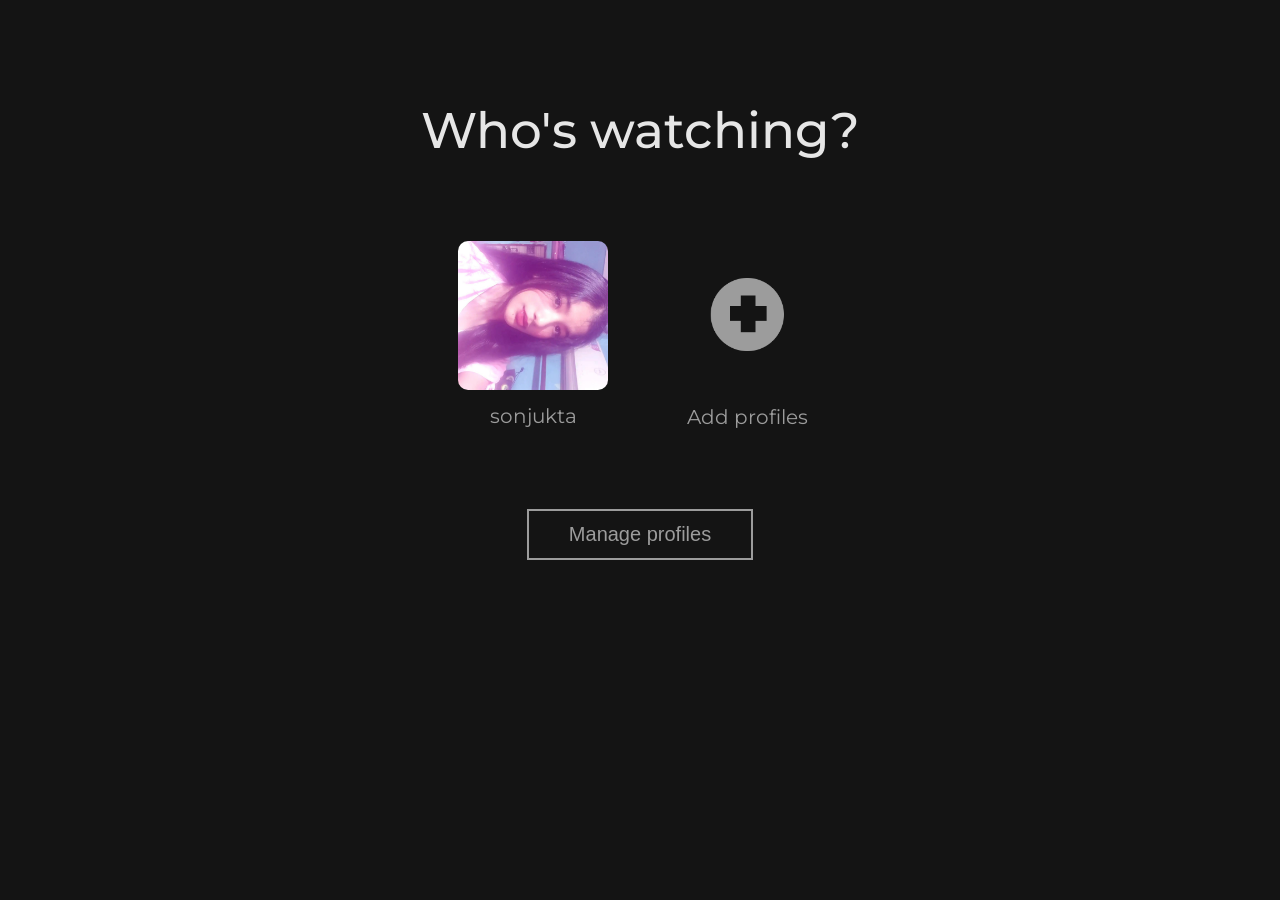
<file: index.html>
<!DOCTYPE html>
<html lang="pt-br">
<head>
    <meta charset="UTF-8">
    <meta http-equiv="X-UA-Compatible" content="IE=edge">
    <meta name="viewport" content="width=device-width, initial-scale=1.0">
    <title>Netflix</title>
    <link rel="shortcut icon" href="img/Logo-site.png">
    <link rel="stylesheet" href="style.css">
    <link rel="stylesheet" href="media.css">
    <link rel="preconnect" href="https://fonts.googleapis.com">
    <link rel="preconnect" href="https://fonts.gstatic.com" crossorigin>
    <link href="https://fonts.googleapis.com/css2?family=Montserrat:wght@100;200;300;400;500;600&display=swap" rel="stylesheet">
</head>
<body>
    <div class="celular__cabeca">
        <img src="img/Netflix_logo.png" alt="Netflix logo" class="celular__logo">
        <img src="img/Editar-perfil.png" alt="Manage Profiles" class="celular__edit">
    </div>

    <section class="escolha">
        <h1 class="escolha__texto">Who's watching?</h1>
        <ul class="escolha__perfil">
            <li class="escolha__lista">
                <a href="principal.html" class="perfil"><img src="img/Perfil.jpg" alt="Profile picture" class="perfil__foto"></a>
                <p class="perfil__texto">sonjukta</p>
            </li>

            <li class="escolha__lista">
                <img src="img/Mais-perfil.png" alt="Add profile" class="perfil__foto mais">
                <p class="perfil__texto">Add profiles</p>
            </li>
        </ul>
        <button class="botao">Manage profiles</button>
    </section>
</body>
</html>
</file>
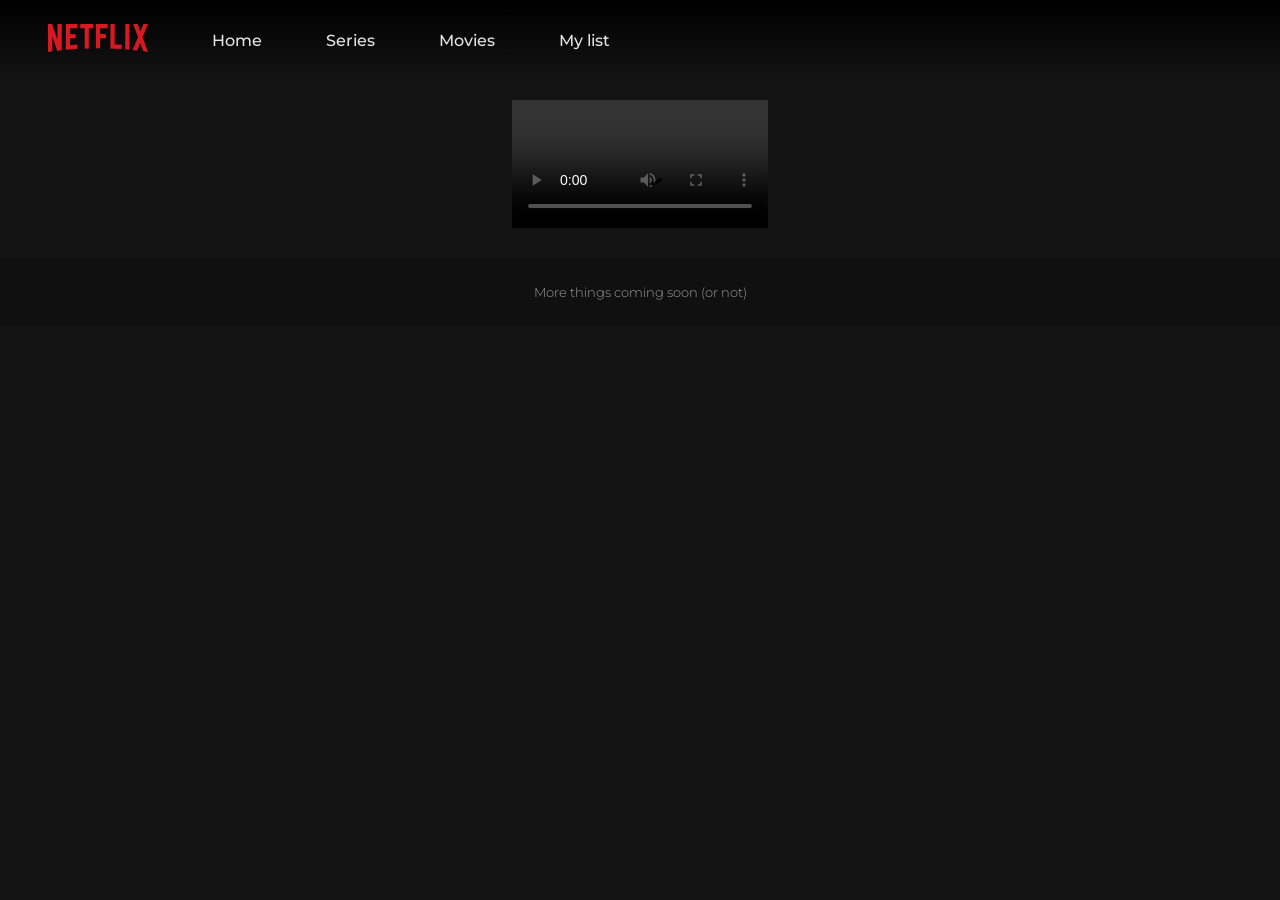
<file: filme1.html>
<!DOCTYPE html>
<html lang="en">
<head>
    <meta charset="UTF-8">
    <meta http-equiv="X-UA-Compatible" content="IE=edge">
    <meta name="viewport" content="width=device-width, initial-scale=1.0">
    <title>Movie - Netflix</title>
    <link rel="shortcut icon" href="img/Logo-site.png">
    <link rel="stylesheet" href="style.css">
    <link rel="stylesheet" href="media.css">
    <link rel="preconnect" href="https://fonts.googleapis.com">
    <link rel="preconnect" href="https://fonts.gstatic.com" crossorigin>
    <link href="https://fonts.googleapis.com/css2?family=Montserrat:wght@100;200;300;400;500;600&display=swap" rel="stylesheet">
</head>

<body>

<!--TOP OF THE PAGE, HEADER CONTAINING: LOGO/HOME/SERIES/MOVIES/(MY LIST - PC ONLY) AND ALL LINKS REDIRECTING TO THE MAIN PAGE-->

    <header class="cabecario">
        <ul class="cabecario__lista">
            <li><img src="img/Nlogo.png" alt="Netflix logo" class="nlogo"><img src="img/Netflix_logo.png" alt="Netflix logo" class="cabecario__item container__logo sumir__mobile"></li>
            <li class="cabecario__item"><a href="principal.html" class="cabecario__link">Home</a></li>
            <li class="cabecario__item"><a href="principal.html" class="cabecario__link">Series</a></li>
            <li class="cabecario__item"><a href="principal.html" class="cabecario__link">Movies</a></li>
            <li class="cabecario__item mobile__sumir"><a href="principal.html" class="cabecario__link">My list</a></li>
        </ul>
    </header>

<!--VIDEO TO BE WATCHED-->

    <section class="filme">
        <video src="vid/filme1.mp4" controls="controls" autoplay="autoplay" class="filme5"></video>
    </section>

<!--FOOTER-->

    <footer class="rodape">
        <h2 class="rodape__texto">More things coming soon (or not)</h2> 
    </footer>
</body>
</html>
</file>
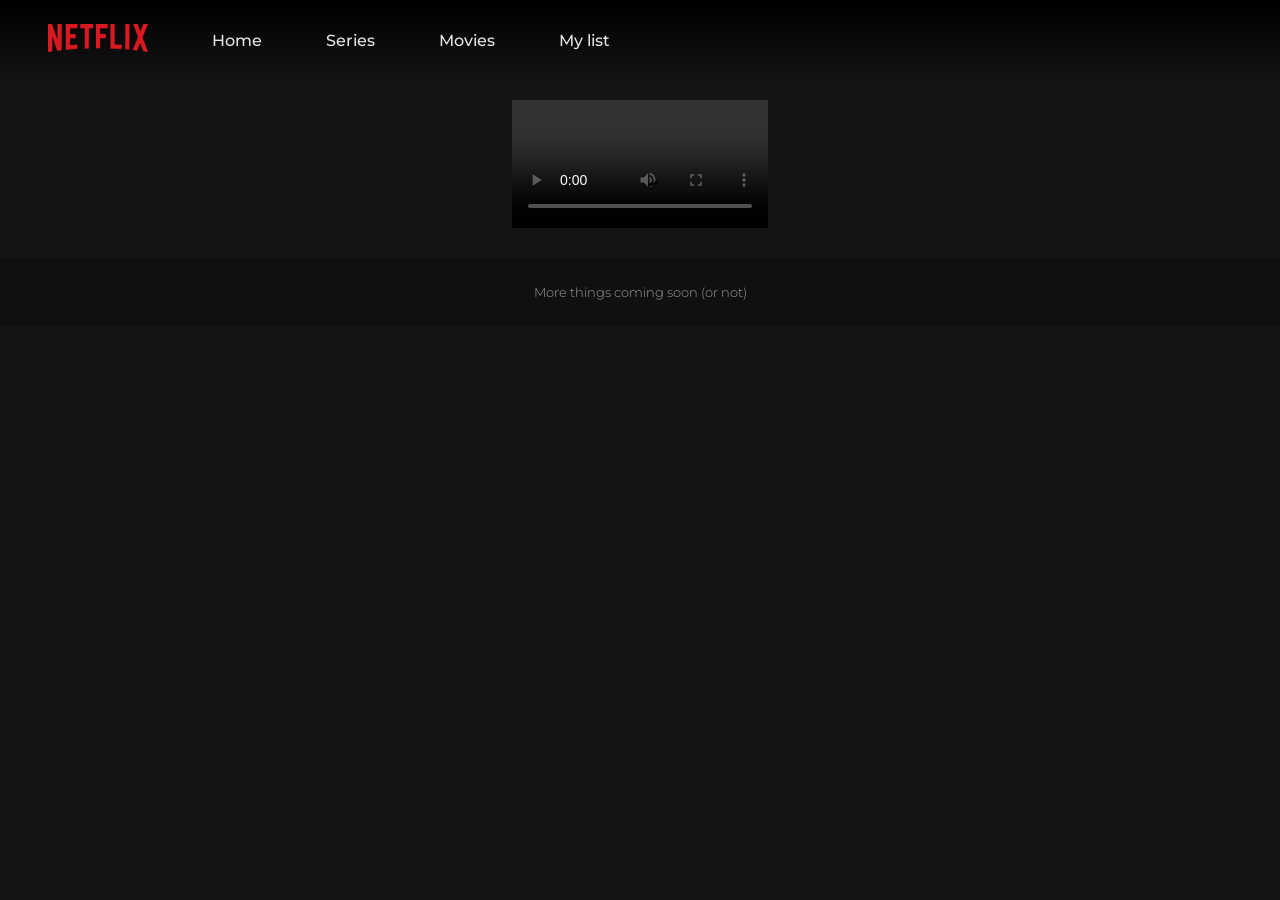
<file: filme4.html>
<!DOCTYPE html>
<html lang="en">
<head>
    <meta charset="UTF-8">
    <meta http-equiv="X-UA-Compatible" content="IE=edge">
    <meta name="viewport" content="width=device-width, initial-scale=1.0">
    <title>Movie - Netflix</title>
    <link rel="shortcut icon" href="img/Logo-site.png">
    <link rel="stylesheet" href="style.css">
    <link rel="stylesheet" href="media.css">
    <link rel="preconnect" href="https://fonts.googleapis.com">
    <link rel="preconnect" href="https://fonts.gstatic.com" crossorigin>
    <link href="https://fonts.googleapis.com/css2?family=Montserrat:wght@100;200;300;400;500;600&display=swap" rel="stylesheet">
</head>

<body>
   <header class="cabecario">
        <ul class="cabecario__lista">
            <li><img src="img/Nlogo.png" alt="Netflix logo" class="nlogo"><img src="img/Netflix_logo.png" alt="Netflix logo" class="cabecario__item container__logo sumir__mobile"></li>
            <li class="cabecario__item"><a href="principal.html" class="cabecario__link">Home</a></li>
            <li class="cabecario__item"><a href="principal.html" class="cabecario__link">Series</a></li>
            <li class="cabecario__item"><a href="principal.html" class="cabecario__link">Movies</a></li>
            <li class="cabecario__item mobile__sumir"><a href="principal.html" class="cabecario__link">My list</a></li>
        </ul>
    </header>

<section class="filme">
        <video src="vid/filme4.mp4" controls="controls" autoplay="autoplay" class="filme5"></video>
    </section>

<footer class="rodape">
        <h2 class="rodape__texto">More things coming soon (or not)</h2> 
    </footer>
</body>
</html>
</file>
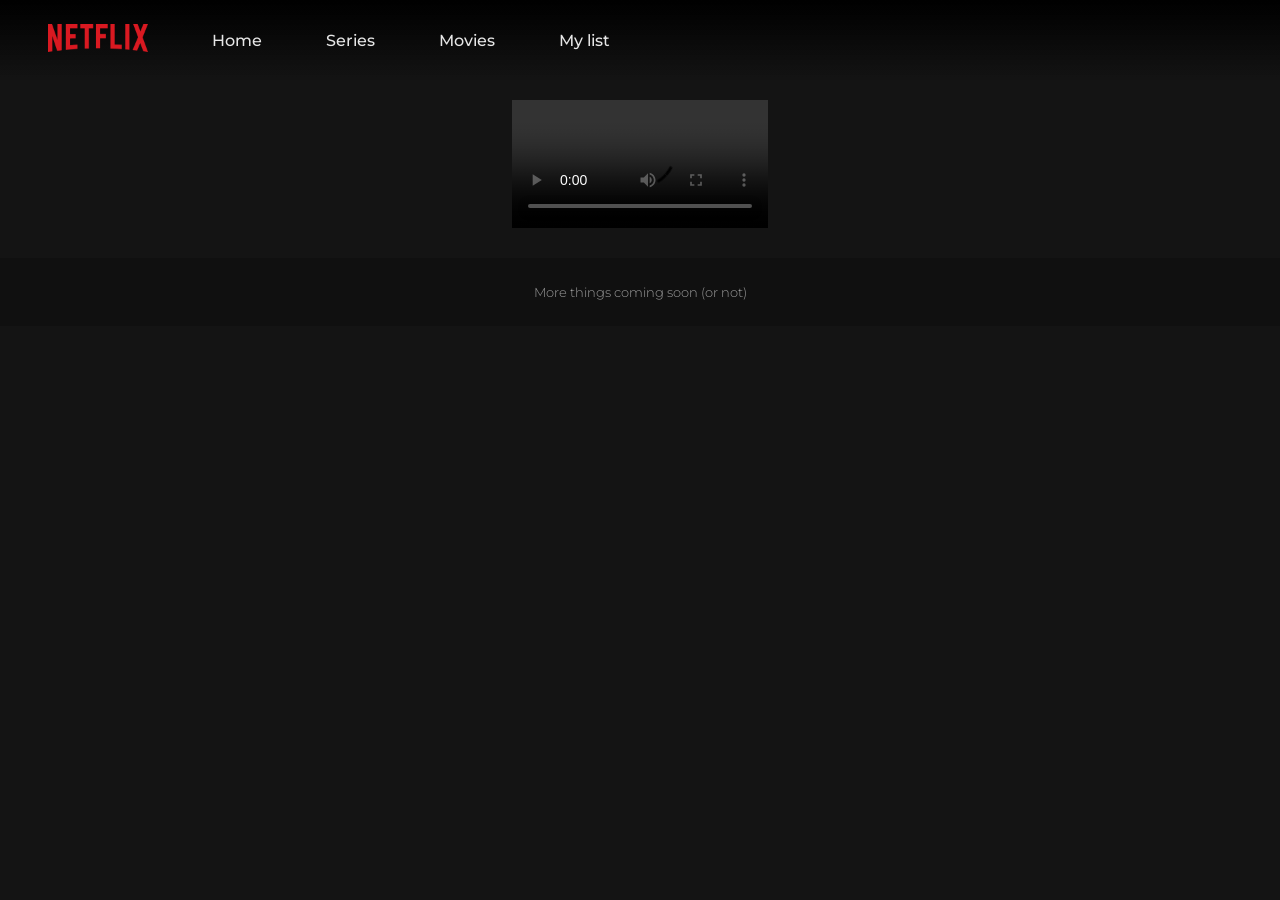
<file: filme5.html>
<!DOCTYPE html>
<html lang="en">
<head>
    <meta charset="UTF-8">
    <meta http-equiv="X-UA-Compatible" content="IE=edge">
    <meta name="viewport" content="width=device-width, initial-scale=1.0">
    <title>Movie - Netflix</title>
    <link rel="shortcut icon" href="img/Logo-site.png">
    <link rel="stylesheet" href="style.css">
    <link rel="stylesheet" href="media.css">
    <link rel="preconnect" href="https://fonts.googleapis.com">
    <link rel="preconnect" href="https://fonts.gstatic.com" crossorigin>
    <link href="https://fonts.googleapis.com/css2?family=Montserrat:wght@100;200;300;400;500;600&display=swap" rel="stylesheet">
</head>

<body>

<header class="cabecario">
        <ul class="cabecario__lista">
            <li><img src="img/Nlogo.png" alt="Netflix logo" class="nlogo"><img src="img/Netflix_logo.png" alt="Netflix logo" class="cabecario__item container__logo sumir__mobile"></li>
            <li class="cabecario__item"><a href="principal.html" class="cabecario__link">Home</a></li>
            <li class="cabecario__item"><a href="principal.html" class="cabecario__link">Series</a></li>
            <li class="cabecario__item"><a href="principal.html" class="cabecario__link">Movies</a></li>
            <li class="cabecario__item mobile__sumir"><a href="principal.html" class="cabecario__link">My list</a></li>
        </ul>
    </header>

<section class="filme">
        <video src="vid/videoprincipal1.mp4" controls="controls" autoplay="autoplay" class="filme5"></video>
    </section>

<footer class="rodape">
        <h2 class="rodape__texto">More things coming soon (or not)</h2> 
    </footer>
</body>
</html>
</file>
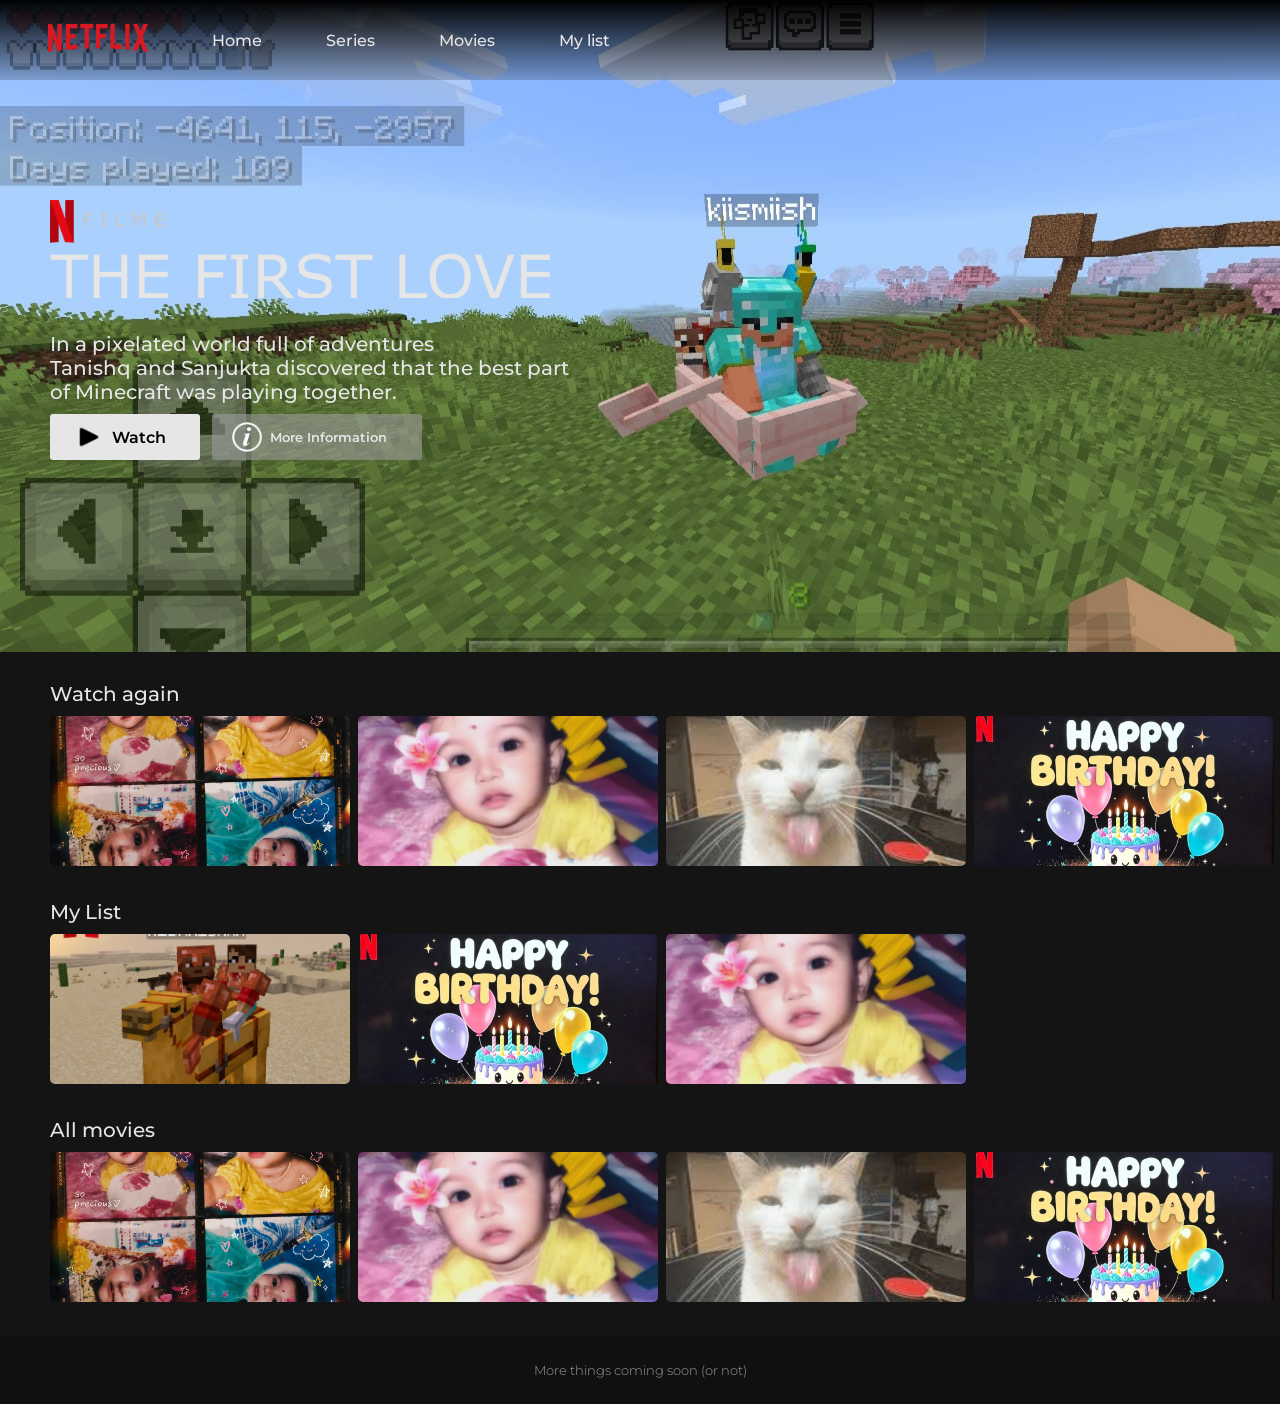
<file: principal.html>
<!DOCTYPE html>
<html lang="en">
<head>
    <meta charset="UTF-8">
    <meta http-equiv="X-UA-Compatible" content="IE=edge">
    <meta name="viewport" content="width=device-width, initial-scale=1.0">
    <title>Home - Netflix</title>
    <link rel="shortcut icon" href="img/Logo-site.png">
    <link rel="stylesheet" href="style.css">
    <link rel="stylesheet" href="media.css">
    <link rel="preconnect" href="https://fonts.googleapis.com">
    <link rel="preconnect" href="https://fonts.gstatic.com" crossorigin>
    <link href="https://fonts.googleapis.com/css2?family=Montserrat:wght@100;200;300;400;500;600&display=swap" rel="stylesheet">
    <script type="text/javascript" src="script.js" defer></script>
</head>

<body>

<header class="cabecario">
        <ul class="cabecario__lista">
            <li><img src="img/Nlogo.png" alt="Netflix logo" class="nlogo"><img src="img/Netflix_logo.png" alt="Netflix logo" class="cabecario__item container__logo sumir__mobile"></li>
            <li class="cabecario__item"><a href="principal.html" class="cabecario__link">Home</a></li>
            <li class="cabecario__item"><a href="principal.html" class="cabecario__link">Series</a></li>
            <li class="cabecario__item"><a href="principal.html" class="cabecario__link">Movies</a></li>
            <li class="cabecario__item mobile__sumir"><a href="principal.html" class="cabecario__link">My list</a></li>
        </ul>
    </header>

<section class="container__background">
        <img src="img/Titulo.png" alt="Title" class="container__titulo">
        <p class="container__texto__mobile">In a world of pixels,possibilities<br> Tanishq and Sanjukta discovered that<br> the best adventures were the<br> ones they shared together.</p>
        <p class="container__texto mobile__sumir">In a pixelated world full of adventures<br> Tanishq and Sanjukta discovered that the best part<br> of Minecraft was playing together.</p>
        <div class="container__botao">
            <a href="filme5.html" class="botao__assistir"><img src="img/Play.png" class="play">Watch</a> 
            <button class="botao__assistir info"><img src="img/info.png" class="play"><p class="mais__info">More Information</p></button>    
        </div>
    </section>

<section class="container">
        <p class="container__texto">Watch again</p>
        <ul class="container__lista">
            
            <li class="container__video">
                <a href="filme1.html">
                    <img src="img/video1.png" alt="Video" class="cropped">
                    <div class="desc">My Favourite Little Smile</div>
                </a>
            </td>

            <li class="container__video">
                <a href="filme2.html">
                    <img src="img/video2.png" alt="Video" class="cropped">
                    <div class="desc">Pretty little Baby</div>
                </a>
            </td>

            <li class="container__video">
                <a href="filme3.html">
                    <img src="img/video3.png" alt="Video" class="cropped">
                    <div class="desc">sonjukta sonjuktaa</div>
                </a>
            </td>

            <li class="container__video">
                <a href="filme4.html">
                    <img src="img/video4.png" alt="Video" class="cropped">
                    <div class="desc">hapyy birthdayyyy</div>
                </a>
            </td>
        </ul>
    </section>

<section class="container">
        <p class="container__texto">My List</p>
        <ul class="container__lista">

            <li class="container__video">
                <a href="filme5.html">
                    <img src="img/video5.png" alt="Video" class="cropped">
                    <div class="desc">The First Love</div>
                </a>
            </td>

            <li class="container__video">
                <a href="filme4.html">
                    <img src="img/video4.png" alt="Video" class="cropped">
                    <div class="desc">hapyy birthdayyyy</div>
                </a>
            </td>

            <li class="container__video">
                <a href="filme2.html">
                    <img src="img/video2.png" alt="Video" class="cropped">
                    <div class="desc">Pretty little Baby</div>
                </a>
            </td>

        </ul>
    </section>

<section class="container">
        <p class="container__texto">All movies</p>

        <div id="carrosel">
        <button type="button" id="btnleft"><img src="img/Carrosel-setae.png" alt="arrow" class="botao__seta"></button>
        <button type="button" id="btnright"><img src="img/Carrosel-setad.png" alt="arrow" class="botao__seta"></button>

        <div class="container__lista" id="container">

            <div class="container__video carrossel_item">
                <a href="filme1.html">
                    <img src="img/video1.png" alt="Video" class="cropped">
                    <div class="desc">My Favourite Little Smile</div>
                </a>
            </div>

            <div class="container__video carrossel_item">
                <a href="filme2.html">
                    <img src="img/video2.png" alt="Video" class="cropped">
                    <div class="desc">Pretty little Baby</div>
                </a>
            </div>

            <div class="container__video carrossel_item">
                <a href="filme3.html">
                    <img src="img/video3.png" alt="Video" class="cropped">
                    <div class="desc">sonjukta sonjuktaa</div>
                </a>
            </div>

            <div class="container__video carrossel_item">
                <a href="filme4.html">
                    <img src="img/video4.png" alt="Video" class="cropped">
                    <div class="desc">hapyy birthdayyyy</div>
                </a>
            </div>

            <div class="container__video carrossel_item">
                <a href="filme5.html">
                    <img src="img/video5.png" alt="Video" class="cropped">
                    <div class="desc">The First Love</div>
                </a>
            </div>

            <div class="container__video carrossel_item">
                <a href="filme4.html">
                    <img src="img/video4.png" alt="Video" class="cropped">
                    <div class="desc">hapyy birthdayyyy</div>
                </a>
            </div>
        
            <div id="limitador">limiter</div>
        </div>
        </div>

    </section>

<footer class="rodape">
        <h2 class="rodape__texto">More things coming soon (or not)</h2> 
    </footer>
</body>
</html>
</file>
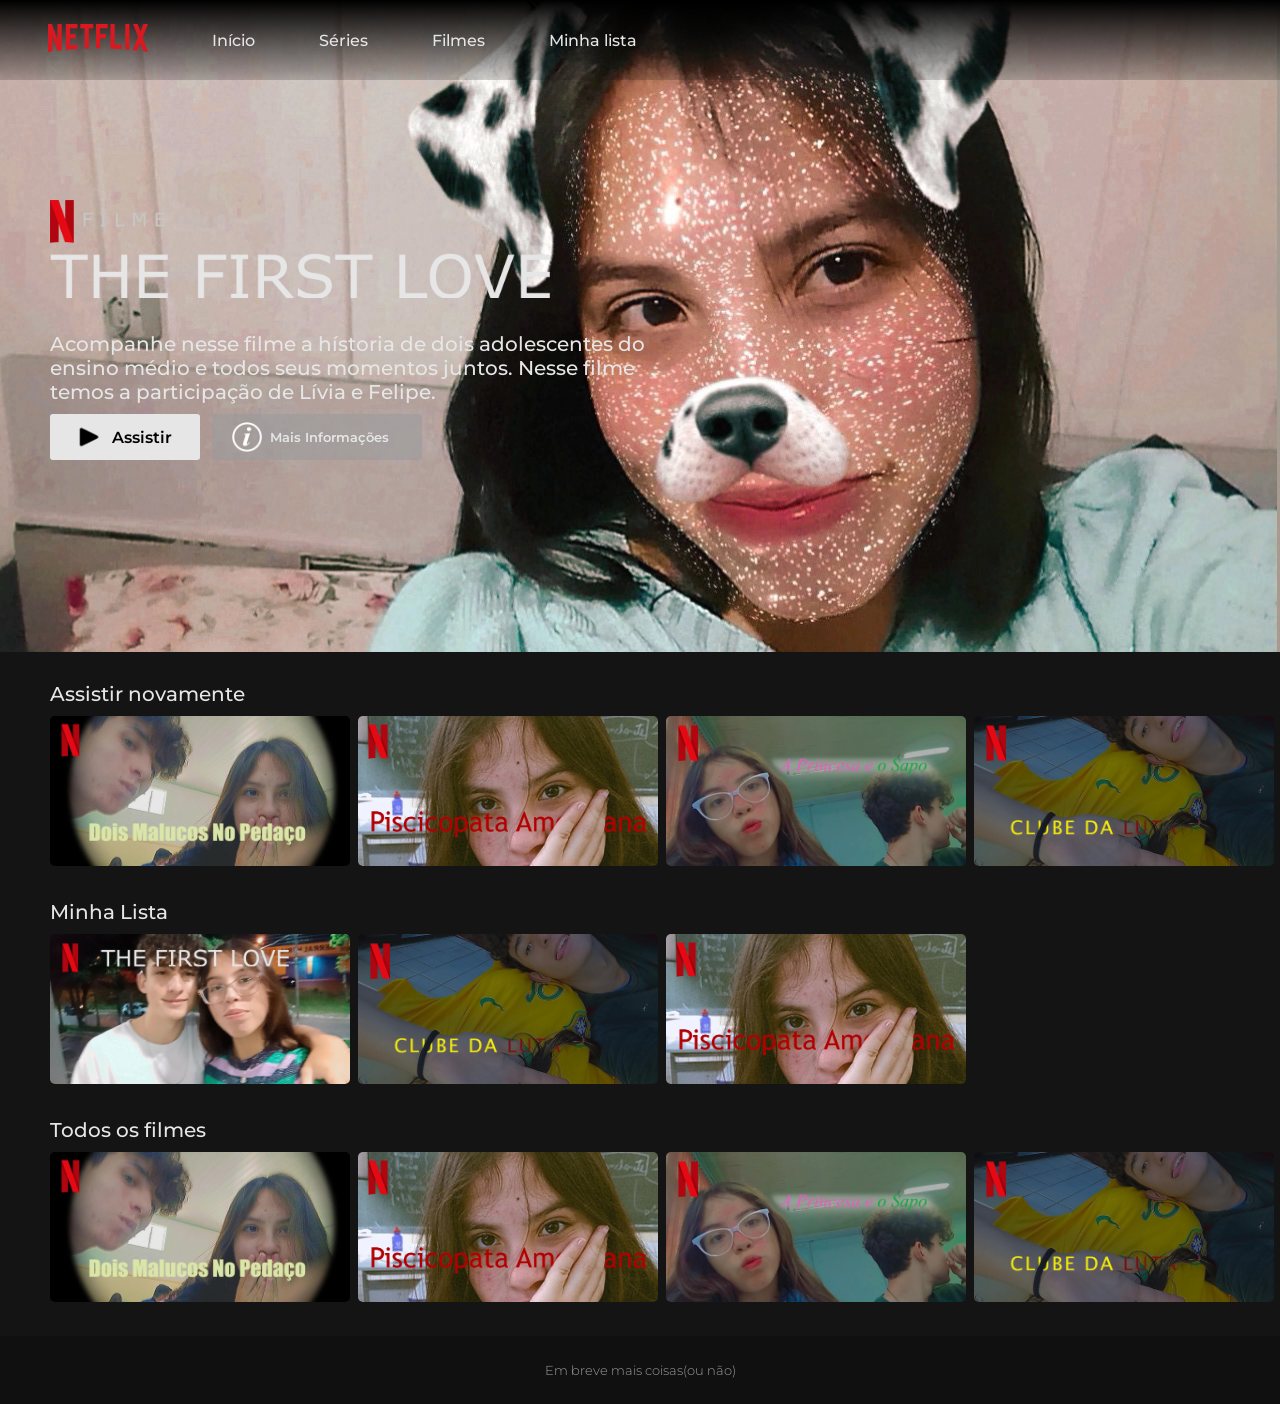
<file: Projeto-Netflix-main/principal.html>
<!DOCTYPE html>
<html lang="pt-br">
<head>
    <meta charset="UTF-8">
    <meta http-equiv="X-UA-Compatible" content="IE=edge">
    <meta name="viewport" content="width=device-width, initial-scale=1.0">
    <title>Inicio - Netflix</title>
    <link rel="shortcut icon" href="img/Logo-site.png">
    <link rel="stylesheet" href="style.css">
    <link rel="stylesheet" href="media.css">
    <link rel="preconnect" href="https://fonts.googleapis.com">
    <link rel="preconnect" href="https://fonts.gstatic.com" crossorigin>
    <link href="https://fonts.googleapis.com/css2?family=Montserrat:wght@100;200;300;400;500;600&display=swap" rel="stylesheet">
    <script type="text/javascript" src="script.js" defer></script>
</head>

<body>

<!--TOPO DA PAGINA, CABEÇARIO CONTENDO: LOGO/INICIO/SÉRIES/FILMES/(MINHA LISTA - APENAS NO PC) E TODOS OS LINKS REDIRECIONANDO PARA A PÁGINA PRINCIPAL-->

    <header class="cabecario">
        <ul class="cabecario__lista">
            <li><img src="img/Nlogo.png" alt="Netflix logo" class="nlogo"><img src="img/Netflix_logo.png" alt="Netflix logo" class="cabecario__item container__logo sumir__mobile"></li>
            <li class="cabecario__item"><a href="principal.html" class="cabecario__link">Início</a></li>
            <li class="cabecario__item"><a href="principal.html" class="cabecario__link">Séries</a></li>
            <li class="cabecario__item"><a href="principal.html" class="cabecario__link">Filmes</a></li>
            <li class="cabecario__item mobile__sumir"><a href="principal.html" class="cabecario__link">Minha lista</a></li>
        </ul>
    </header>

<!--FILME EM EXIBIÇÃO COM UMA BACKGROUND DO FILME(NO CELULAR É OUTRO BACKGROUND) JUNTO COM UM BOTÃO PARA ASSISTIR E UM PARA (MAIS INFORMAÇÕES - NÃO ESTÁ FUNCIONANDO, FUTURAMENTE ESTARÁ)-->

    <section class="container__background">
        <img src="img/Titulo.png" alt="Titulo" class="container__titulo">
        <p class="container__texto__mobile">O filme de romance aclamado pela<br> crítica, com recordes de venda em<br> bilheteria, considerado uns dos<br> melhores filmes de romance.</p>
        <p class="container__texto mobile__sumir">Acompanhe nesse filme a hístoria de dois adolescentes do<br> ensino médio e todos seus momentos juntos. Nesse filme<br> temos a participação de Lívia e Felipe.</p>
        <div class="container__botao">
            <a href="filme5.html" class="botao__assistir"><img src="img/Play.png" class="play">Assistir</a> 
            <button class="botao__assistir info"><img src="img/info.png" class="play"><p class="mais__info">Mais Informações</p></button>    
        </div>
    </section>

<!--SEÇÃO CONTENDO FILMES DO ASSISTIR NOVAMENTE(OS FILMES SÃO COLOCADOS MANUALMENTE)-->

    <section class="container">
        <p class="container__texto">Assistir novamente</p>
        <ul class="container__lista">
            
            <li class="container__video">
                <a href="filme1.html">
                    <img src="img/video1.png" alt="Video" class="cropped">
                    <div class="desc">Dois Malucos No Pedaço</div>
                </a>
            </li>

            <li class="container__video">
                <a href="filme2.html">
                    <img src="img/video2.png" alt="Video" class="cropped">
                    <div class="desc">Piscicopata Americana</div>
                </a>
            </li>

            <li class="container__video">
                <a href="filme3.html">
                    <img src="img/video3.png" alt="Video" class="cropped">
                    <div class="desc">A Princesa e o Sapo</div>
                </a>
            </li>

            <li class="container__video">
                <a href="filme4.html">
                    <img src="img/video4.png" alt="Video" class="cropped">
                    <div class="desc">Clube da Luta</div>
                </a>
            </li>
        </ul>
    </section>

<!--SEÇÃO CONTENDO FILMES DA MINHA LISTA(OS FILMES SÃO COLOCADOS MANUALMENTE)-->

    <section class="container">
        <p class="container__texto">Minha Lista</p>
        <ul class="container__lista">

            <li class="container__video">
                <a href="filme5.html">
                    <img src="img/video5.png" alt="Video" class="cropped">
                    <div class="desc">The First Love</div>
                </a>
            </li>

            <li class="container__video">
                <a href="filme4.html">
                    <img src="img/video4.png" alt="Video" class="cropped">
                    <div class="desc">Clube da Luta</div>
                </a>
            </li>

            <li class="container__video">
                <a href="filme2.html">
                    <img src="img/video2.png" alt="Video" class="cropped">
                    <div class="desc">Piscicopata Americana</div>
                </a>
            </li>

        </ul>
    </section>

<!--SEÇÃO CONTENDO TODOS OS FILMES(OS FILMES SÃO COLOCADOS MANUALMENTE)-->

    <section class="container">
        <p class="container__texto">Todos os filmes</p>

        <div id="carrosel">
        <button type="button" id="btnleft"><img src="img/Carrosel-setae.png" alt="seta" class="botao__seta"></button>
        <button type="button" id="btnright"><img src="img/Carrosel-setad.png" alt="seta" class="botao__seta"></button>

        <div class="container__lista" id="container">

            <div class="container__video carrossel_item">
                <a href="filme1.html">
                    <img src="img/video1.png" alt="Video" class="cropped">
                    <div class="desc">Dois Malucos No Pedaço</div>
                </a>
            </div>

            <div class="container__video carrossel_item">
                <a href="filme2.html">
                    <img src="img/video2.png" alt="Video" class="cropped">
                    <div class="desc">Piscicopata Americana</div>
                </a>
            </div>

            <div class="container__video carrossel_item">
                <a href="filme3.html">
                    <img src="img/video3.png" alt="Video" class="cropped">
                    <div class="desc">A Princesa e o Sapo</div>
                </a>
            </div>

            <div class="container__video carrossel_item">
                <a href="filme4.html">
                    <img src="img/video4.png" alt="Video" class="cropped">
                    <div class="desc">Clube da Luta</div>
                </a>
            </div>

            <div class="container__video carrossel_item">
                <a href="filme5.html">
                    <img src="img/video5.png" alt="Video" class="cropped">
                    <div class="desc">The First Love</div>
                </a>
            </div>

            <div class="container__video carrossel_item">
                <a href="filme4.html">
                    <img src="img/video4.png" alt="Video" class="cropped">
                    <div class="desc">Clube da Luta</div>
                </a>
            </div>
        
            <div id="limitador">limitador</div>
        </div>
        </div>

    </section>

<!--RODAPE DA PAGINA-->

    <footer class="rodape">
        <h2 class="rodape__texto">Em breve mais coisas(ou não)</h2> 
    </footer>
</body>
</html>
</file>
<file: style.css>
:root {
    --branco-principal: #e6e6e6;
    --cinza-secundario: #9c9c9c;
    --cor-de-fundo: #141414;
    --branco-terciario: #e6e6e6;
}

* {
    margin: 0 0;
    padding: 0 0;
    box-sizing: border-box;
}

body {
    font-family: 'Montserrat', sans-serif;
    background-color: var(--cor-de-fundo);
    color: var(--branco-principal);
    overflow-x: hidden;
}

.escolha {
    display: grid;
    place-items: center;
}

.escolha__texto {
    font-size: 50px;
    font-weight: 500;
    margin-top: 2em;
    animation-name: slidein;
    animation-duration: 2s;
}

@keyframes slidein {
    from {
        margin-top: 50px;
    }

    to {
        margin-top: 100px;
    }
}

.escolha__perfil {
    display: flex;
    text-align: center;
    justify-content: center;
}

.perfil__texto {
    font-size: 20px;
    font-weight: 400;
    color: var(--cinza-secundario);
    text-decoration: none;
    margin-top: 0.5em;
}

.perfil__foto {
    width: 150px;
    border-radius: 10px;
}

li:hover .perfil__foto {
    border: 5px solid var(--branco-terciario);
}

li:hover .perfil__texto {
    color: var(--branco-terciario);
    cursor: pointer;
}

.escolha__lista {
    list-style: none;
    margin: 5em 2em;
}

.mais:hover {
    cursor: pointer;
}

.botao {
    font-size: 20px;
    font-weight: 400;
    background: none;
    color: var(--cinza-secundario);
    border: 2px solid var(--cinza-secundario);
    padding: 0.6em 2em;
}

.botao:hover {
    cursor: pointer;
    border: 2px solid var(--branco-terciario);
    color: var(--branco-terciario);
}

/* PAGINA PRINCIPAL____________________________________________ */
.cabecario {
    position: fixed;
    width: 100%;
    background: linear-gradient(to bottom, black, rgba(20, 20, 20, 0.2));
}

.cabecario__lista {
    display: flex;
    list-style: none;
    align-items: center;
    height: 5em;
    margin-left: 3em;
}

.container__background {
    background-image: url(img/Background-principal.png);
    background-repeat: repeat-x;
    padding-bottom: 15%;
}


.container__logo {
    width: 100px;
}

.cabecario__item {
    font-weight: 500;
    margin-right: 4em;
    transition: 500ms;
}

.cabecario__item:hover {
    color: var(--cinza-secundario);
    cursor: pointer;
}

.botao__assistir {
    display: inline-flex;
    align-items: center;
    width: 150px;
    border-radius: 3px;
    background-color: var(--branco-principal);
    border: none;
    padding: 8px 1.5em;
    margin-right: 8px;
    text-decoration: none;
    color: black;
    font-weight: 600;
    transition: 300ms;
}

.botao__assistir:hover {
    opacity: 60%;
}

.container__botao {
    margin: 0 0 0 50px;
}

.info {
    width: 210px;
    background-color: rgba(156, 156, 156, 0.6);
    font-weight: 600;
    font-family: 'Montserrat', sans-serif;
    color: var(--branco-principal);
}

.info:hover {
    background-color: rgba(156, 156, 156, 0.3);
    cursor: pointer;
    opacity: 100%;
}

.container__titulo {
    width: 500px;
    margin: 200px 0 0 50px;
}

.container__texto {
    margin: 1.5em 0 0.5em 50px;
    font-size: 20px;
    font-weight: 500;
}

.play {
    width: 30px;
    margin-right: 8px;
}

.cropped {
    width: 300px;
    height: 150px;
    object-fit: cover;
    border-radius: 5px;
}

.container__video a {
    text-decoration: none;
}

.desc {
    display: none;
    transition: 200ms;
}

.container__lista {
    display: flex;
    list-style: none;
    margin-left: 50px;
    gap: 8px;
}

.container .container__video:hover .desc {
    display: flex;
    font-size: 1.2em;
    color: var(--branco-principal);
    width: auto;
}

.container .container__video:hover .desc div {
    display: flex;
    font-size:1.2em;
}

.rodape {
    background-color: #101010;
    display: flex;
    justify-content: center;
    align-items: center;
    margin-top: 30px;
}

.rodape__texto {
    font-size: 13px;
    font-weight: 300;
    color: var(--cinza-secundario);
    margin: 2em 0;
}

#carrossel {
    position: absolute;
    width: 100%;
    height: 150px;
    overflow-y: hidden;
}

#container {
    width: auto;
    transition: 0.6s ease-in-out;
}

#container .carrossel_item {
    z-index: 2;
}

#btnleft {
    position: absolute;
    left: 0;
    width: 100px;
    height: 150px;
    cursor: pointer;
    z-index: 3;
    background: linear-gradient(to right, rgba(0, 0, 0, 0.4), transparent);
    border: none;
    opacity: 0;
}

#btnright {
    position: absolute;
    right: 0;
    cursor: pointer;
    z-index: 3;
    height: 150px;
    width: 100px;
    background: linear-gradient(to left, rgba(0, 0, 0, 0.4), transparent);
    border: none;
    opacity: 0;
}

.botao__seta {
    width: 45%;
}

#btnleft:hover {
    opacity: 1;
}

#btnright:hover {
    opacity: 1;
}

#container #limitador {
    opacity: 0;
    right: 0;
    z-index: 1;
}
/*FILME 5 -----------------------------------------------------------*/

.cabecario__link {
    text-decoration: none;
    color: var(--branco-terciario);
    transition: 300ms;
}

.cabecario__link:hover{
    color: var(--cinza-secundario);
}

.filme {
    display: flex;
    justify-content: center;
    align-items: center;
    padding-top: 100px;
}

.filme5 {
    width: 20%;
    height: 50%;
}

.cabecario__filme {
    position: relative;
}
</file>
<file: media.css>
.celular__cabeca {
    display: none;
}

@media(max-width: 500px) {

    .celular__cabeca {
        display: flex;
        align-items: center;
        justify-content: center;
    }

    .celular__logo {
        width: 130px;
        margin: 2em 0 2em 5em;
    }

    .escolha__texto {
        text-align: center;
        font-size: 40px;
        margin-top: 3em;
    }

    @keyframes slidein {
        from {
            margin-top: 50px;
          }
        
          to {
            margin-top: 120px;
        }
    }

    .escolha__lista{
        scale: 1;
        margin: 3em 15px;
    }

    .perfil__foto {
        width: 100px;
    }

    .celular__edit {
        width: 30px;
        margin-left: 5em;
    }

    .celular__edit:hover {
        cursor: pointer;
        opacity: 60%;
        scale: 0.9;
    }
}

/*PAGINA PRINCIPAL----------------------------------------------------------------*/

.nlogo {
    display: none;
}

.container__texto__mobile {
    display: none;
}

@media(max-width: 500px) {
    .container__logo {
        display: none;
    }

    .nlogo {
        display: flex;
        width: 20px;
        margin: 0 15px;
    }

    .cabecario {
        width: 100%;
    }

    .cabecario__item {
        margin: 0 8%;
    }

    .mobile__sumir {
        display: none;
    }

    .cabecario__lista {
        margin: 0 0;
    }

    .container__titulo {
        width: 75%;
        margin: 160px 0 0 10px;
    }

    .container__lista {
        display: flex;
        overflow-x: scroll;
        scroll-snap-type: x mandatory;
    }

    .carrossel_item {
        scroll-snap-align: start;
    }

    .container__video {
        margin: 5px 0;
    }

    .cropped {
        margin: 0 0;
    }

    .container__background {
        background-image: url(img/Background-principalMobile.png);
    }

    .container__texto__mobile {
        display: inline-block;
        font-size: 18px;
        margin: 20px 0 30px 15px;
    }

    .mais__info {
        display: none;
    }

    .info {
        display: inline-flex;
        width: 70px;
        margin: 0 0;
    }

    .container__botao {
        margin: 150px 0 20px 10px;
    }

    .play {
        margin: 0 0;
    }

    .filme5 {
        width: 80%;
    }

    #btnleft {
        display: none;
    }

    #btnright {
        display: none;
    }
}
</file>
<file: Projeto-Netflix-main/style.css>
:root {
    --branco-principal: #e6e6e6;
    --cinza-secundario: #9c9c9c;
    --cor-de-fundo: #141414;
    --branco-terciario: #e6e6e6;
}

* {
    margin: 0 0;
    padding: 0 0;
    box-sizing: border-box;
}

body {
    font-family: 'Montserrat', sans-serif;
    background-color: var(--cor-de-fundo);
    color: var(--branco-principal);
    overflow-x: hidden;
}

.escolha {
    display: grid;
    place-items: center;
}

.escolha__texto {
    font-size: 50px;
    font-weight: 500;
    margin-top: 2em;
    animation-name: slidein;
    animation-duration: 2s;
}

@keyframes slidein {
    from {
        margin-top: 50px;
    }

    to {
        margin-top: 100px;
    }
}

.escolha__perfil {
    display: flex;
    text-align: center;
    justify-content: center;
}

.perfil__texto {
    font-size: 20px;
    font-weight: 400;
    color: var(--cinza-secundario);
    text-decoration: none;
    margin-top: 0.5em;
}

.perfil__foto {
    width: 150px;
    border-radius: 10px;
}

li:hover .perfil__foto {
    border: 5px solid var(--branco-terciario);
}

li:hover .perfil__texto {
    color: var(--branco-terciario);
    cursor: pointer;
}

.escolha__lista {
    list-style: none;
    margin: 5em 2em;
}

.mais:hover {
    cursor: pointer;
}

.botao {
    font-size: 20px;
    font-weight: 400;
    background: none;
    color: var(--cinza-secundario);
    border: 2px solid var(--cinza-secundario);
    padding: 0.6em 2em;
}

.botao:hover {
    cursor: pointer;
    border: 2px solid var(--branco-terciario);
    color: var(--branco-terciario);
}

/* PAGINA PRINCIPAL____________________________________________ */
.cabecario {
    position: fixed;
    width: 100%;
    background: linear-gradient(to bottom, black, rgba(20, 20, 20, 0.2));
}

.cabecario__lista {
    display: flex;
    list-style: none;
    align-items: center;
    height: 5em;
    margin-left: 3em;
}

.container__background {
    background-image: url(img/Background-principal.png);
    background-repeat: repeat-x;
    padding-bottom: 15%;
}


.container__logo {
    width: 100px;
}

.cabecario__item {
    font-weight: 500;
    margin-right: 4em;
    transition: 500ms;
}

.cabecario__item:hover {
    color: var(--cinza-secundario);
    cursor: pointer;
}

.botao__assistir {
    display: inline-flex;
    align-items: center;
    width: 150px;
    border-radius: 3px;
    background-color: var(--branco-principal);
    border: none;
    padding: 8px 1.5em;
    margin-right: 8px;
    text-decoration: none;
    color: black;
    font-weight: 600;
    transition: 300ms;
}

.botao__assistir:hover {
    opacity: 60%;
}

.container__botao {
    margin: 0 0 0 50px;
}

.info {
    width: 210px;
    background-color: rgba(156, 156, 156, 0.6);
    font-weight: 600;
    font-family: 'Montserrat', sans-serif;
    color: var(--branco-principal);
}

.info:hover {
    background-color: rgba(156, 156, 156, 0.3);
    cursor: pointer;
    opacity: 100%;
}

.container__titulo {
    width: 500px;
    margin: 200px 0 0 50px;
}

.container__texto {
    margin: 1.5em 0 0.5em 50px;
    font-size: 20px;
    font-weight: 500;
}

.play {
    width: 30px;
    margin-right: 8px;
}

.cropped {
    width: 300px;
    height: 150px;
    object-fit: cover;
    border-radius: 5px;
}

.container__video a {
    text-decoration: none;
}

.desc {
    display: none;
    transition: 200ms;
}

.container__lista {
    display: flex;
    list-style: none;
    margin-left: 50px;
    gap: 8px;
}

.container .container__video:hover .desc {
    display: flex;
    font-size: 1.2em;
    color: var(--branco-principal);
    width: auto;
}

.container .container__video:hover .desc div {
    display: flex;
    font-size:1.2em;
}

.rodape {
    background-color: #101010;
    display: flex;
    justify-content: center;
    align-items: center;
    margin-top: 30px;
}

.rodape__texto {
    font-size: 13px;
    font-weight: 300;
    color: var(--cinza-secundario);
    margin: 2em 0;
}

#carrossel {
    position: absolute;
    width: 100%;
    height: 150px;
    overflow-y: hidden;
}

#container {
    width: auto;
    transition: 0.6s ease-in-out;
}

#container .carrossel_item {
    z-index: 2;
}

#btnleft {
    position: absolute;
    left: 0;
    width: 100px;
    height: 150px;
    cursor: pointer;
    z-index: 3;
    background: linear-gradient(to right, rgba(0, 0, 0, 0.4), transparent);
    border: none;
    opacity: 0;
}

#btnright {
    position: absolute;
    right: 0;
    cursor: pointer;
    z-index: 3;
    height: 150px;
    width: 100px;
    background: linear-gradient(to left, rgba(0, 0, 0, 0.4), transparent);
    border: none;
    opacity: 0;
}

.botao__seta {
    width: 45%;
}

#btnleft:hover {
    opacity: 1;
}

#btnright:hover {
    opacity: 1;
}

#container #limitador {
    opacity: 0;
    right: 0;
    z-index: 1;
}
/*FILME 5 -----------------------------------------------------------*/

.cabecario__link {
    text-decoration: none;
    color: var(--branco-terciario);
    transition: 300ms;
}

.cabecario__link:hover{
    color: var(--cinza-secundario);
}

.filme {
    display: flex;
    justify-content: center;
    align-items: center;
    padding-top: 100px;
}

.filme5 {
    width: 20%;
    height: 50%;
}

.cabecario__filme {
    position: relative;
}
</file>
<file: Projeto-Netflix-main/media.css>
.celular__cabeca {
    display: none;
}

@media(max-width: 500px) {

    .celular__cabeca {
        display: flex;
        align-items: center;
        justify-content: center;
    }

    .celular__logo {
        width: 130px;
        margin: 2em 0 2em 5em;
    }

    .escolha__texto {
        text-align: center;
        font-size: 40px;
        margin-top: 3em;
    }

    @keyframes slidein {
        from {
            margin-top: 50px;
          }
        
          to {
            margin-top: 120px;
        }
    }

    .escolha__lista{
        scale: 1;
        margin: 3em 15px;
    }

    .perfil__foto {
        width: 100px;
    }

    .celular__edit {
        width: 30px;
        margin-left: 5em;
    }

    .celular__edit:hover {
        cursor: pointer;
        opacity: 60%;
        scale: 0.9;
    }
}

/*PAGINA PRINCIPAL----------------------------------------------------------------*/

.nlogo {
    display: none;
}

.container__texto__mobile {
    display: none;
}

@media(max-width: 500px) {
    .container__logo {
        display: none;
    }

    .nlogo {
        display: flex;
        width: 20px;
        margin: 0 15px;
    }

    .cabecario {
        width: 100%;
    }

    .cabecario__item {
        margin: 0 8%;
    }

    .mobile__sumir {
        display: none;
    }

    .cabecario__lista {
        margin: 0 0;
    }

    .container__titulo {
        width: 75%;
        margin: 160px 0 0 10px;
    }

    .container__lista {
        display: flex;
        overflow-x: scroll;
        scroll-snap-type: x mandatory;
    }

    .carrossel_item {
        scroll-snap-align: start;
    }

    .container__video {
        margin: 5px 0;
    }

    .cropped {
        margin: 0 0;
    }

    .container__background {
        background-image: url(img/Background-principalMobile.png);
    }

    .container__texto__mobile {
        display: inline-block;
        font-size: 18px;
        margin: 20px 0 30px 15px;
    }

    .mais__info {
        display: none;
    }

    .info {
        display: inline-flex;
        width: 70px;
        margin: 0 0;
    }

    .container__botao {
        margin: 150px 0 20px 10px;
    }

    .play {
        margin: 0 0;
    }

    .filme5 {
        width: 80%;
    }

    #btnleft {
        display: none;
    }

    #btnright {
        display: none;
    }
}
</file>
